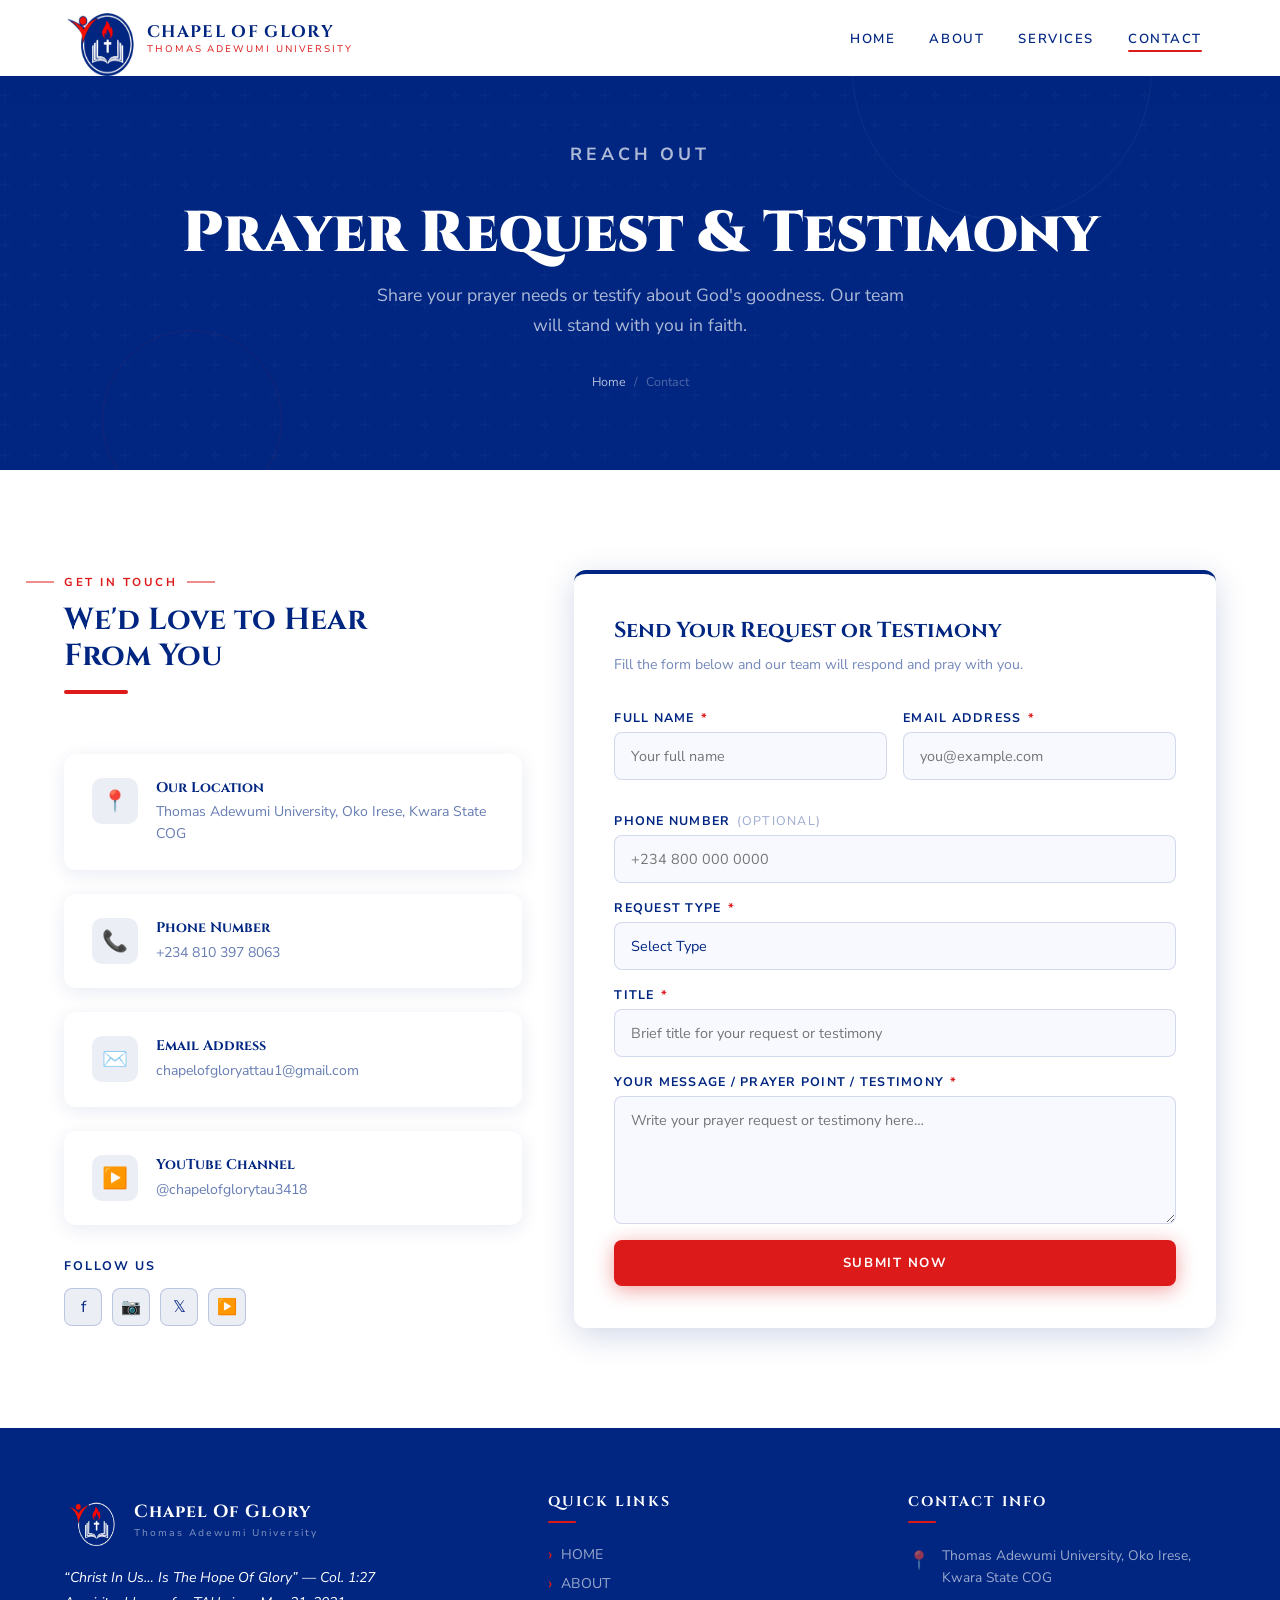
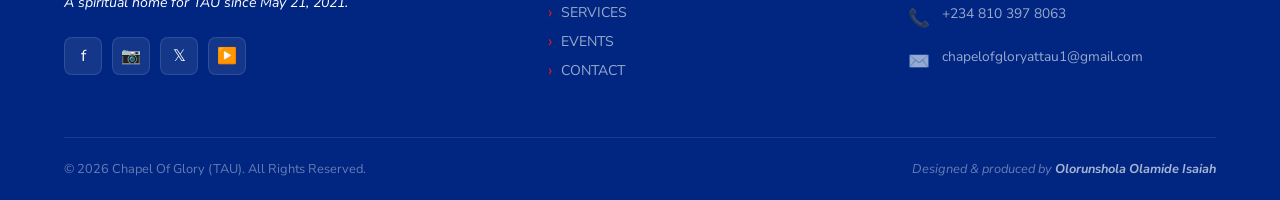
<file: contact.html>
<!DOCTYPE html>
<html lang="en">
<head>
  <meta charset="UTF-8" />
  <meta name="viewport" content="width=device-width, initial-scale=1.0" />
  <title>Contact — Chapel Of Glory</title>
  <link rel="stylesheet" href="style.css" />
  <link rel="icon" href="Image/IMG_3424.png" type="image/png" />
</head>
<body>

  <!-- NAVBAR -->
  <nav class="navbar">
    <div class="nav-brand">
      <img src="Image/IMG_3424.png" alt="Chapel Of Glory Logo" class="nav-logo" />
      <div class="nav-title">Chapel Of Glory<span>Thomas Adewumi University</span></div>
    </div>
    <ul class="nav-links">
      <li><a href="index.html">Home</a></li>
      <li><a href="about.html">About</a></li>
      <li><a href="services.html">Services</a></li>
      <!-- <li><a href="events.html">Events</a></li> -->
      <li><a href="contact.html">Contact</a></li>
    </ul>
    <button class="hamburger" aria-label="Toggle mobile menu">
      <span></span><span></span><span></span>
    </button>
  </nav>
  <nav class="mobile-nav">
    <a href="index.html">Home</a>
    <a href="about.html">About</a>
    <a href="services.html">Services</a>
    <!-- <a href="events.html">Events</a> -->
    <a href="contact.html">Contact</a>
  </nav>

  <!-- PAGE HERO -->
  <header class="page-hero">
    <div class="page-hero-ring page-hero-ring-1" aria-hidden="true"></div>
    <div class="page-hero-ring page-hero-ring-2" aria-hidden="true"></div>
    <div class="page-hero-content">
      <p class="page-hero-tag">Reach Out</p>
      <h1>Prayer Request &amp; Testimony</h1>
      <p>Share your prayer needs or testify about God's goodness. Our team will stand with you in faith.</p>
      <nav class="breadcrumb" aria-label="Breadcrumb">
        <a href="index.html">Home</a>
        <span>/</span>
        <span aria-current="page">Contact</span>
      </nav>
    </div>
  </header>

  <!-- CONTACT BODY -->
  <section class="section">
    <div class="contact-grid">
      <!-- Info Panel -->
      <div class="contact-info-panel reveal reveal-left">
        <div class="section-head" style="text-align:left;margin-bottom:36px;">
          <p class="section-eyebrow" style="text-align:left;">Get In Touch</p>
          <h2 class="section-title" style="font-size:1.9rem;">We'd Love to Hear<br>From You</h2>
          <div class="section-divider" style="margin:16px 0 0 0;"></div>
        </div>

        <div class="contact-info-card">
          <div class="contact-icon">📍</div>
          <div>
            <h4>Our Location</h4>
            <p>Thomas Adewumi University, Oko Irese, Kwara State COG</p>
          </div>
        </div>
        <div class="contact-info-card">
          <div class="contact-icon">📞</div>
          <div>
            <h4>Phone Number</h4>
            <a href="tel:+2348103978063">+234 810 397 8063</a>
          </div>
        </div>
        <div class="contact-info-card">
          <div class="contact-icon">✉️</div>
          <div>
            <h4>Email Address</h4>
            <a href="mailto:chapelofgloryattau1@gmail.com">chapelofgloryattau1@gmail.com</a>
          </div>
        </div>
        <div class="contact-info-card">
          <div class="contact-icon">▶️</div>
          <div>
            <h4>YouTube Channel</h4>
            <a href="https://www.youtube.com/@chapelofglorytau3418" target="_blank" rel="noopener">
              @chapelofglorytau3418
            </a>
          </div>
        </div>

        <!-- Socials -->
        <div style="margin-top:8px;">
          <p style="font-size:0.78rem;font-weight:700;letter-spacing:0.15em;text-transform:uppercase;
                    color:var(--navy);margin-bottom:14px;">Follow Us</p>
          <div style="display:flex;gap:10px;">
            <a href="#" class="social-btn" style="background:rgba(0,38,129,0.08);border-color:rgba(0,38,129,0.2);color:var(--navy);"
               aria-label="Facebook">f</a>
            <a href="#" class="social-btn" style="background:rgba(0,38,129,0.08);border-color:rgba(0,38,129,0.2);color:var(--navy);"
               aria-label="Instagram">📷</a>
            <a href="#" class="social-btn" style="background:rgba(0,38,129,0.08);border-color:rgba(0,38,129,0.2);color:var(--navy);"
               aria-label="Twitter / X">𝕏</a>
            <a href="https://www.youtube.com/@chapelofglorytau3418" target="_blank" rel="noopener"
               class="social-btn" style="background:rgba(0,38,129,0.08);border-color:rgba(0,38,129,0.2);color:var(--navy);"
               aria-label="YouTube">▶️</a>
          </div>
        </div>
      </div>

      <!-- Form Panel -->
      <div class="contact-form-panel reveal reveal-right" style="transition-delay:.1s;">
        <h3>Send Your Request or Testimony</h3>
        <p>Fill the form below and our team will respond and pray with you.</p>

        <!--
          FORMSPREE SETUP — 3 simple steps:
          1. Go to https://formspree.io and sign up free
          2. Create a new form → set the email to: chapelofgloryattau1@gmail.com
          3. Copy your form ID (looks like: xkgwabcd) and replace YOUR_FORM_ID below
        -->
        <form id="contact-form"
              action="https://api.web3forms.com/submit"
              method="POST"
              novalidate>

          <!-- Formspree: route reply-to to the sender's email -->
          <input type="hidden" name="_replyto" id="replyto-field" />
          <input type="hidden" name="access_key" value="f9299925-9472-4447-b518-a2f68b7d5e97" />
          <input type="hidden" name="subject" value="New Prayer Request / Testimony — Chapel Of Glory" />

          <div class="form-row">
            <div class="form-group">
              <label for="fullname">Full Name <span>*</span></label>
              <input type="text" id="fullname" name="name" class="form-control"
                     placeholder="Your full name" required />
            </div>
            <div class="form-group">
              <label for="email">Email Address <span>*</span></label>
              <input type="email" id="email" name="email" class="form-control"
                     placeholder="you@example.com" required
                     oninput="document.getElementById('replyto-field').value=this.value" />
            </div>
          </div>

          <div class="form-group">
            <label for="phone">Phone Number <span style="color:rgba(0,38,129,0.4);font-weight:400;">(optional)</span></label>
            <input type="tel" id="phone" name="phone" class="form-control"
                   placeholder="+234 800 000 0000" />
          </div>

          <div class="form-group">
            <label for="request-type">Request Type <span>*</span></label>
            <select id="request-type" name="request_type" class="form-control" required>
              <option value="" disabled selected>Select Type</option>
              <option value="Prayer Request">Prayer Request</option>
              <option value="Testimony">Testimony</option>
            </select>
          </div>

          <div class="form-group">
            <label for="title">Title <span>*</span></label>
            <input type="text" id="title" name="title" class="form-control"
                   placeholder="Brief title for your request or testimony" required />
          </div>

          <div class="form-group">
            <label for="message">Your Message / Prayer Point / Testimony <span>*</span></label>
            <textarea id="message" name="message" class="form-control" rows="5"
                      placeholder="Write your prayer request or testimony here…" required></textarea>
          </div>

          <!-- Formspree honeypot spam filter -->
          <input type="text" name="_gotcha" style="display:none" />

          <button type="submit" id="submit-btn" class="btn btn-primary"
                  style="width:100%;justify-content:center;">
            Submit Now
          </button>

          <p id="form-feedback" style="display:none;margin-top:16px;text-align:center;
             font-size:0.88rem;font-weight:600;padding:14px;border-radius:8px;"></p>
        </form>
      </div>
    </div>
  </section>

  <!-- FOOTER -->
  <footer>
    <div class="footer-grid">
      <div class="footer-brand">
        <div class="footer-logo-row">
          <img src="Image/IMG_3424.png" alt="Chapel Of Glory Logo" class="footer-logo" />
          <div class="footer-brand-name">Chapel Of Glory<small>Thomas Adewumi University</small></div>
        </div>
        <p class="footer-tagline">&ldquo;Christ In Us&hellip; Is The Hope Of Glory&rdquo; — Col. 1:27<br>
          A spiritual home for TAU since May 21, 2021.</p>
        <div class="footer-socials">
          <a href="#" class="social-btn" aria-label="Facebook">f</a>
          <a href="#" class="social-btn" aria-label="Instagram">📷</a>
          <a href="#" class="social-btn" aria-label="X">𝕏</a>
          <a href="https://www.youtube.com/@chapelofglorytau3418" target="_blank" rel="noopener"
             class="social-btn" aria-label="YouTube">▶️</a>
        </div>
      </div>
      <div class="footer-col">
        <h4>Quick Links</h4>
        <div class="footer-links">
          <a href="index.html">HOME</a>
          <a href="about.html">ABOUT</a>
          <a href="services.html">SERVICES</a>
          <a href="events.html">EVENTS</a>
          <a href="contact.html">CONTACT</a>
        </div>
      </div>
      <div class="footer-col">
        <h4>Contact Info</h4>
        <div class="footer-contact-item"><span class="icon">📍</span>
          <span>Thomas Adewumi University, Oko Irese, Kwara State COG</span></div>
        <div class="footer-contact-item"><span class="icon">📞</span>
          <span><a href="tel:+2348103978063">+234 810 397 8063</a></span></div>
        <div class="footer-contact-item"><span class="icon">✉️</span>
          <span><a href="mailto:chapelofgloryattau1@gmail.com">chapelofgloryattau1@gmail.com</a></span></div>
      </div>
    </div>
    <div class="footer-bottom">
      <span>&copy; 2026 Chapel Of Glory (TAU). All Rights Reserved.</span>
      <span class="footer-credit">Designed &amp; produced by <strong>Olorunshola Olamide Isaiah</strong></span>
    </div>
  </footer>

  <script src="main.js"></script>
  <script>
    const form = document.getElementById('contact-form');
    const btn  = document.getElementById('submit-btn');
    const fb   = document.getElementById('form-feedback');

    form.addEventListener('submit', async function(e) {
      e.preventDefault();

      // Basic validation
      if (!form.checkValidity()) {
        form.reportValidity();
        return;
      }

      // Loading state
      btn.disabled = true;
      btn.textContent = 'Sending…';

      try {
        const data = new FormData(form);
        const res  = await fetch(form.action, {
          method: 'POST',
          body: data,
          headers: { 'Accept': 'application/json' }
        });

        if (res.ok) {
          fb.textContent = '🙏 Thank you! Your request has been received. We will stand with you in prayer.';
          fb.style.background = 'rgba(0,38,129,0.07)';
          fb.style.color = 'var(--navy)';
          fb.style.display = 'block';
          form.reset();
        } else {
          const json = await res.json();
          throw new Error(json.error || 'Submission failed');
        }
      } catch (err) {
        fb.textContent = '⚠️ Sorry, something went wrong. Please email us directly at chapelofgloryattau1@gmail.com';
        fb.style.background = 'rgba(221,26,26,0.07)';
        fb.style.color = 'var(--red)';
        fb.style.display = 'block';
      } finally {
        btn.disabled = false;
        btn.textContent = 'Submit Now';
        setTimeout(() => { fb.style.display = 'none'; }, 8000);
      }
    });
  </script>
</body>
</html>
</file>
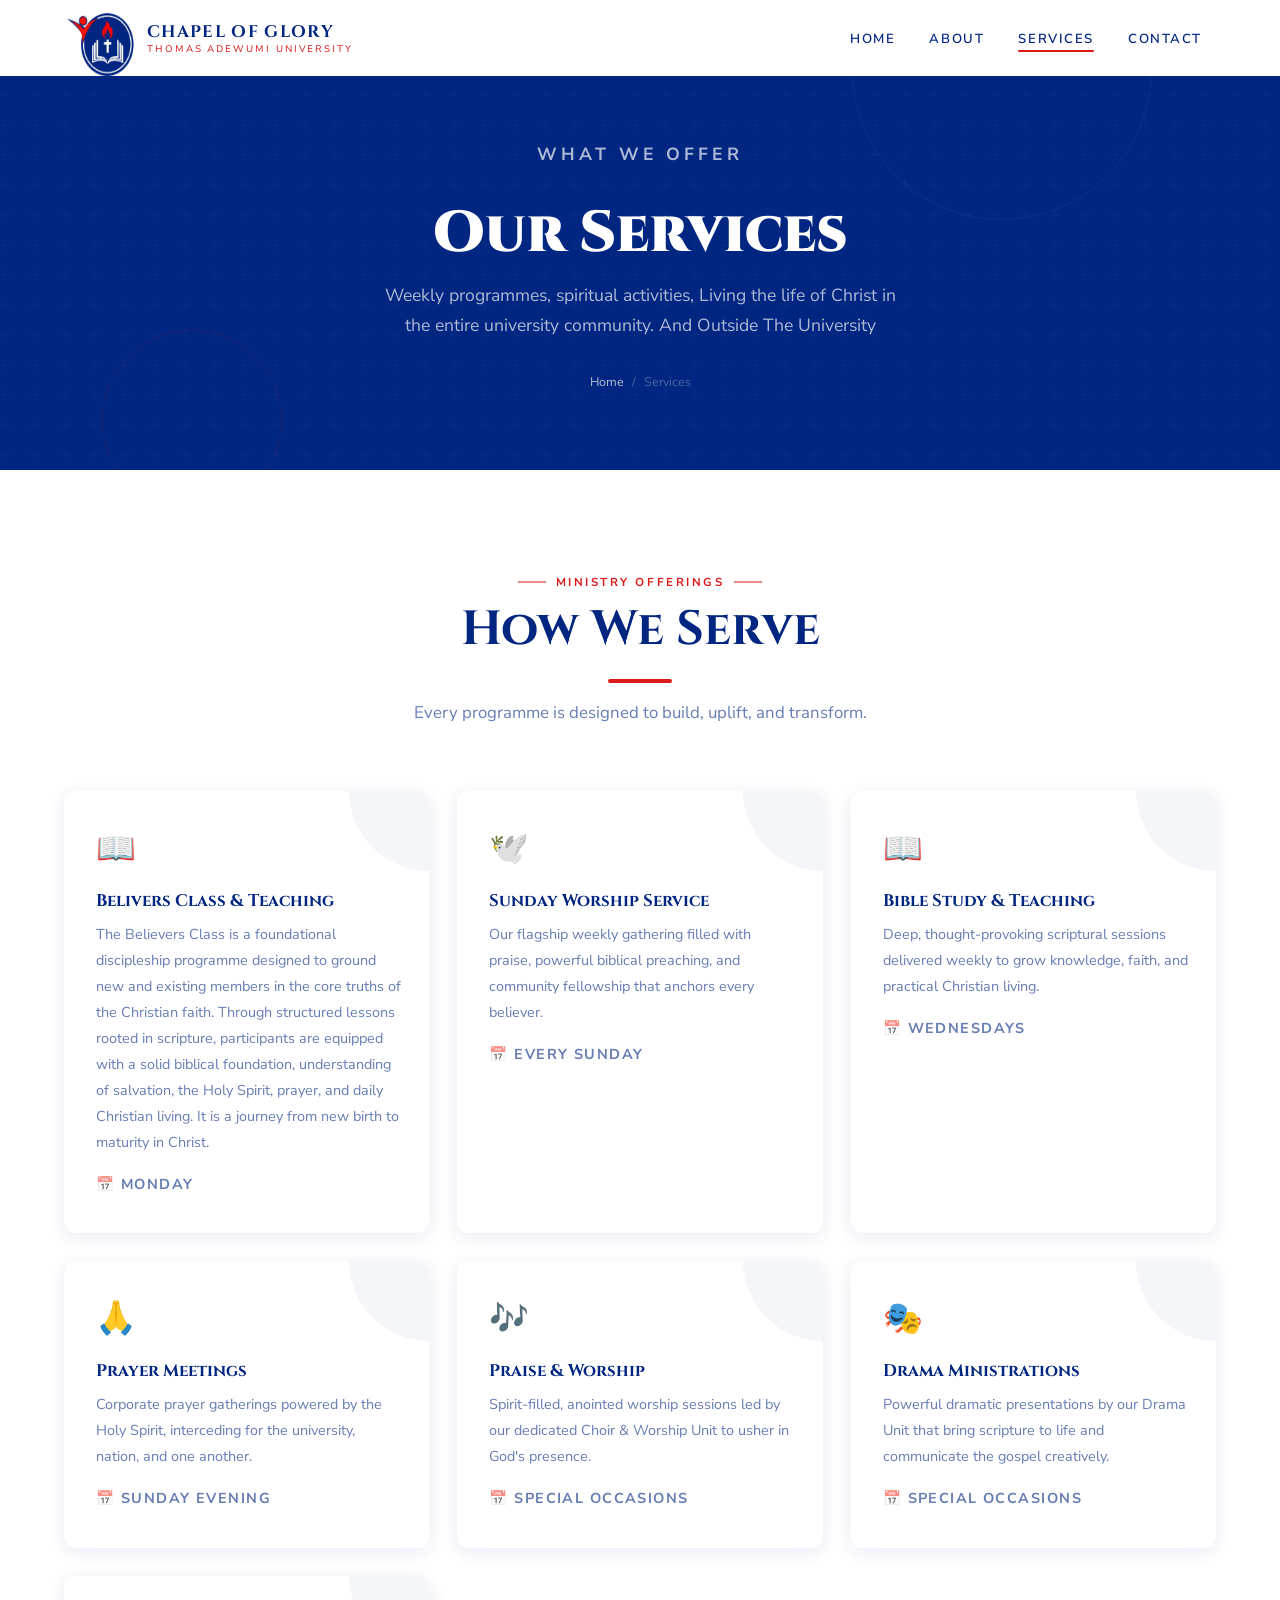
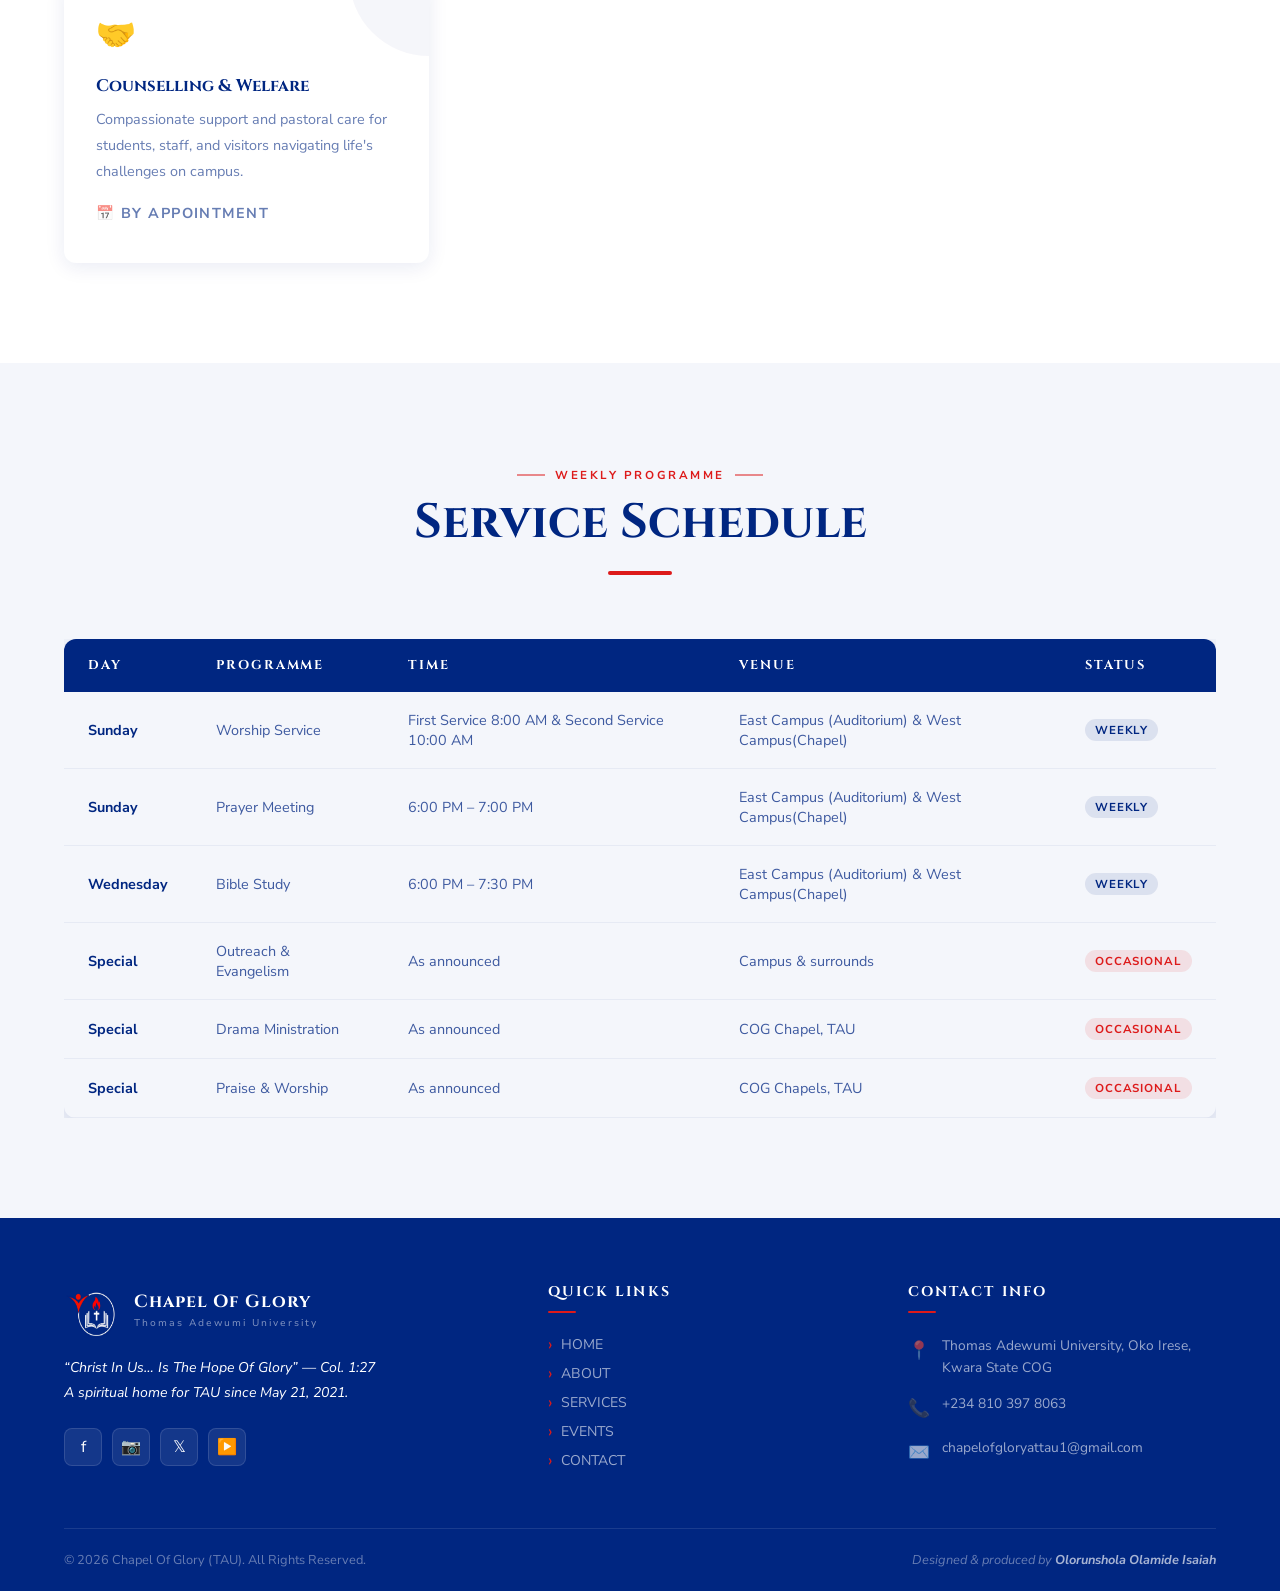
<file: services.html>
<!DOCTYPE html>
<html lang="en">
<head>
  <meta charset="UTF-8" />
  <meta name="viewport" content="width=device-width, initial-scale=1.0" />
  <title>Services — Chapel Of Glory</title>
  <link rel="stylesheet" href="style.css" />
  <link rel="icon" href="Image/IMG_3424.png" type="image/png" />
</head>
<body>

  <!-- NAVBAR -->
  <nav class="navbar">
    <div class="nav-brand">
      <img src="Image/IMG_3424.png" alt="Chapel Of Glory Logo" class="nav-logo" />
      <div class="nav-title">Chapel Of Glory<span>Thomas Adewumi University</span></div>
    </div>
    <ul class="nav-links">
      <li><a href="index.html">Home</a></li>
      <li><a href="about.html">About</a></li>
      <li><a href="services.html">Services</a></li>
      <!-- <li><a href="events.html">Events</a></li> -->
      <li><a href="contact.html">Contact</a></li>
    </ul>
    <button class="hamburger" aria-label="Toggle mobile menu">
      <span></span><span></span><span></span>
    </button>
  </nav>
  <nav class="mobile-nav">
    <a href="index.html">Home</a>
    <a href="about.html">About</a>
    <a href="services.html">Services</a>
    <!-- <a href="events.html">Events</a> -->
    <a href="contact.html">Contact</a>
  </nav>

  <!-- PAGE HERO -->
  <header class="page-hero">
    <div class="page-hero-ring page-hero-ring-1" aria-hidden="true"></div>
    <div class="page-hero-ring page-hero-ring-2" aria-hidden="true"></div>
    <div class="page-hero-content">
      <p class="page-hero-tag">What We Offer</p>
      <h1>Our Services</h1>
      <p>Weekly programmes, spiritual activities, Living the life of Christ in the entire university community. And Outside The University</p>
      <nav class="breadcrumb" aria-label="Breadcrumb">
        <a href="index.html">Home</a>
        <span>/</span>
        <span aria-current="page">Services</span>
      </nav>
    </div>
  </header>

  <!-- SERVICES CARDS -->
  <section class="section">
    <div class="section-head reveal">
      <p class="section-eyebrow">Ministry Offerings</p>
      <h2 class="section-title">How We Serve</h2>
      <div class="section-divider"></div>
      <p class="section-subtitle">Every programme is designed to build, uplift, and transform.</p>
    </div>
    <div class="services-grid">
      <div class="service-card reveal reveal-delay-1">
        <span class="service-icon">📖</span>
        <h3>Belivers Class &amp; Teaching</h3>
        <p> The Believers Class is a foundational discipleship programme designed to ground 
    new and existing members in the core truths of the Christian faith. Through 
    structured lessons rooted in scripture, participants are equipped with a solid 
    biblical foundation, understanding of salvation, the Holy Spirit, prayer, 
    and daily Christian living. It is a journey from new birth to maturity in Christ.</p>
        <p class="service-meta">📅 Monday</p>
      </div>
      <div class="service-card reveal reveal-delay-2">
        <span class="service-icon">🕊️</span>
        <h3>Sunday Worship Service</h3>
        <p>Our flagship weekly gathering filled with praise, powerful biblical preaching, and community fellowship that anchors every believer.</p>
        <p class="service-meta">📅 Every Sunday</p>
      </div>
      <div class="service-card reveal reveal-delay-3">
        <span class="service-icon">📖</span>
        <h3>Bible Study &amp; Teaching</h3>
        <p>Deep, thought-provoking scriptural sessions delivered weekly to grow knowledge, faith, and practical Christian living.</p>
        <p class="service-meta">📅 Wednesdays</p>
      </div>
      <div class="service-card reveal reveal-delay-4">
        <span class="service-icon">🙏</span>
        <h3>Prayer Meetings</h3>
        <p>Corporate prayer gatherings powered by the Holy Spirit, interceding for the university, nation, and one another.</p>
        <p class="service-meta">📅 Sunday Evening </p>
      </div>
      <div class="service-card reveal reveal-delay-1">
        <span class="service-icon">🎶</span>
        <h3>Praise &amp; Worship</h3>
        <p>Spirit-filled, anointed worship sessions led by our dedicated Choir &amp; Worship Unit to usher in God's presence.</p>
        <p class="service-meta">📅 Special occasions</p>
      </div>
      <div class="service-card reveal reveal-delay-2">
        <span class="service-icon">🎭</span>
        <h3>Drama Ministrations</h3>
        <p>Powerful dramatic presentations by our Drama Unit that bring scripture to life and communicate the gospel creatively.</p>
        <p class="service-meta">📅 Special occasions</p>
      </div>
      <div class="service-card reveal reveal-delay-3">
        <span class="service-icon">🤝</span>
        <h3>Counselling &amp; Welfare</h3>
        <p>Compassionate support and pastoral care for students, staff, and visitors navigating life's challenges on campus.</p>
        <p class="service-meta">📅 By appointment</p>
      </div>
    </div>
  </section>

  <!-- SCHEDULE TABLE -->
  <section class="section section-alt">
    <div class="section-head reveal">
      <p class="section-eyebrow">Weekly Programme</p>
      <h2 class="section-title">Service Schedule</h2>
      <div class="section-divider"></div>
    </div>
    <div class="reveal" style="overflow-x:auto;">
      <table class="schedule-table">
        <thead>
          <tr>
            <th>Day</th>
            <th>Programme</th>
            <th>Time</th>
            <th>Venue</th>
            <th>Status</th>
          </tr>
        </thead>
        <tbody>
          <tr>
            <td>Sunday</td>
            <td>Worship Service</td>
            <td>First Service 8:00 AM & Second Service 10:00 AM</td>
            <td>East Campus (Auditorium) & West Campus(Chapel)</td>
            <td><span class="badge badge-navy">Weekly</span></td>
          </tr>
          <tr>
            <td>Sunday</td>
            <td>Prayer Meeting</td>
            <td>6:00 PM – 7:00 PM</td>
            <td>East Campus (Auditorium) & West Campus(Chapel)</td>
            <td><span class="badge badge-navy">Weekly</span></td>
          </tr>
          <tr>
            <td>Wednesday</td>
            <td>Bible Study</td>
            <td>6:00 PM – 7:30 PM</td>
            <td>East Campus (Auditorium) & West Campus(Chapel)</td>
            <td><span class="badge badge-navy">Weekly</span></td>
          </tr>
          <tr>
            <td>Special</td>
            <td>Outreach &amp; Evangelism</td>
            <td>As announced</td>
            <td>Campus &amp; surrounds</td>
            <td><span class="badge badge-red">Occasional</span></td>
          </tr>
          <tr>
            <td>Special</td>
            <td>Drama Ministration</td>
            <td>As announced</td>
            <td>COG Chapel, TAU</td>
            <td><span class="badge badge-red">Occasional</span></td>
          </tr>
          <tr>
            <td>Special</td>
            <td>Praise &amp; Worship</td>
            <td>As announced</td>
            <td>COG Chapels, TAU</td>
            <td><span class="badge badge-red">Occasional</span></td>
          </tr>
        </tbody>
      </table>
    </div>
  </section>

  <!-- FOOTER -->
  <footer>
    <div class="footer-grid">
      <div class="footer-brand">
        <div class="footer-logo-row">
          <img src="Image/IMG_3424.png" alt="Chapel Of Glory Logo" class="footer-logo" />
          <div class="footer-brand-name">Chapel Of Glory<small>Thomas Adewumi University</small></div>
        </div>
        <p class="footer-tagline">&ldquo;Christ In Us&hellip; Is The Hope Of Glory&rdquo; — Col. 1:27<br>
          A spiritual home for TAU since May 21, 2021.</p>
        <div class="footer-socials">
          <a href="#" class="social-btn" aria-label="Facebook">f</a>
          <a href="#" class="social-btn" aria-label="Instagram">📷</a>
          <a href="#" class="social-btn" aria-label="X">𝕏</a>
          <a href="https://www.youtube.com/@chapelofglorytau3418" target="_blank" rel="noopener"
             class="social-btn" aria-label="YouTube">▶️</a>
        </div>
      </div>
      <div class="footer-col">
        <h4>Quick Links</h4>
        <div class="footer-links">
          <a href="index.html">HOME</a>
          <a href="about.html">ABOUT</a>
          <a href="services.html">SERVICES</a>
          <a href="events.html">EVENTS</a>
          <a href="contact.html">CONTACT</a>
        </div>
      </div>
      <div class="footer-col">
        <h4>Contact Info</h4>
        <div class="footer-contact-item"><span class="icon">📍</span>
          <span>Thomas Adewumi University, Oko Irese, Kwara State COG</span></div>
        <div class="footer-contact-item"><span class="icon">📞</span>
          <span><a href="tel:+2348103978063">+234 810 397 8063</a></span></div>
        <div class="footer-contact-item"><span class="icon">✉️</span>
          <span><a href="mailto:chapelofgloryattau1@gmail.com">chapelofgloryattau1@gmail.com</a></span></div>
      </div>
    </div>
    <div class="footer-bottom">
      <span>&copy; 2026 Chapel Of Glory (TAU). All Rights Reserved.</span>
      <span class="footer-credit">Designed &amp; produced by <strong>Olorunshola Olamide Isaiah</strong></span>
    </div>
  </footer>

  <script src="main.js"></script>
</body>
</html>
</file>
<file: style.css>
/* ============================================================
   CHAPEL OF GLORY — Global Stylesheet
   Designer: Olorunshola Olamide Isaiah
   ============================================================ */

@import url('https://fonts.googleapis.com/css2?family=Cinzel:wght@400;600;700;900&family=Nunito+Sans:ital,wght@0,300;0,400;0,600;0,700;1,400&display=swap');

:root {
  --Logo-color: #002681;
  --logo-color-2: #dd1a1a;
  --Logo-color-3: #fff;

  /* Derived utility tokens — still only the 3 palette colors */
  --navy: var(--Logo-color);
  --red: var(--logo-color-2);
  --white: var(--Logo-color-3);

  --nav-h: 76px;
  --radius: 12px;
  --transition: 0.35s cubic-bezier(.4,0,.2,1);
  --shadow: 0 8px 32px rgba(0,38,129,0.18);
  --shadow-lift: 0 20px 50px rgba(0,38,129,0.28);
}

/* ── Reset ── */
*, *::before, *::after { box-sizing: border-box; margin: 0; padding: 0; }
html { scroll-behavior: smooth; font-size: 16px; }
body {
  font-family: 'Nunito Sans', sans-serif;
  background: var(--white);
  color: var(--navy);
  overflow-x: hidden;
  scrollbar-color: var(--Logo-color);
}
::-webkit-scrollbar { width: 6px; }
::-webkit-scrollbar-track { background: var(--white); }
::-webkit-scrollbar-thumb { background: var(--Logo-color); border-radius: 10px; }

img { max-width: 100%; display: block; }
a { text-decoration: none; color: inherit; }
ul { list-style: none; }
button, input, select, textarea { font-family: inherit; }

/* ── Fade-in on load ── */
body { opacity: 0; animation: bodyFadeIn .6s ease .1s forwards; }
@keyframes bodyFadeIn { to { opacity: 1; } }

/* ============================================================
   NAVBAR
   ============================================================ */
.navbar {
  position: fixed; top: 0; left: 0; width: 100%; z-index: 1000;
  height: var(--nav-h);
  display: flex; align-items: center;
  background: var(--Logo-color-3);
  backdrop-filter: blur(14px);
  -webkit-backdrop-filter: blur(14px);
  box-shadow: 0 2px 24px rgba(0,38,129,0.3);
  padding: 0 5%;
  transition: background var(--transition), box-shadow var(--transition);
}
.navbar.scrolled {
  background: transparent;
  box-shadow: none;
}


.nav-brand {
  display: flex; align-items: center; gap: 8px;
  flex-shrink: 0;
}
.nav-logo {
  width: 75px;
  height: 75px;
  top: 50%;
  left: 70%;
  overflow: hidden;
  animation: flip 2s ease-in-out infinite;
  transform-style: preserve-3d;
}

@keyframes flip {
  0% {
    transform: perspective(800px) rotateY(0deg);
  }
  50% {
    transform: perspective(800px) rotateY(180deg);
  }
}
.nav-title {
  font-family: 'Cinzel', serif;
  font-weight: 700;
  font-size: 1.05rem;
  color: var(--Logo-color);
  letter-spacing: 0.08em;
  line-height: 1.2;
  text-transform: uppercase;
  margin-top: 0;
}
.nav-title span {
  display: block;
  font-size: 0.6rem;
  letter-spacing: 0.2em;
  color: var(--logo-color-2);
  font-weight: 400;
  font-family: 'Nunito Sans', sans-serif;
  margin-top: 1px;
}

.nav-links {
  display: flex; align-items: center; gap: 6px;
  margin-left: auto;
}
.nav-links a {
  position: relative;
  color: var(--Logo-color);
  font-weight: 600;
  font-size: 0.82rem;
  letter-spacing: 0.12em;
  text-transform: uppercase;
  padding: 8px 14px;
  border-radius: 6px;
  transition: color var(--transition), background var(--transition);
  overflow: hidden;
}
.nav-links a::after {
  content: '';
  position: absolute;
  bottom: 4px; left: 14px; right: 14px;
  height: 2px;
  background: var(--red);
  border-radius: 2px;
  transform: scaleX(0);
  transform-origin: left;
  transition: transform var(--transition);
}
.nav-links a:hover::after,
.nav-links a.active::after { transform: scaleX(1); }
.nav-links a:hover,
.nav-links a.active { color: var(--Logo-color); }

/* Hamburger */
.hamburger {
  display: none;
  flex-direction: column; justify-content: center; align-items: center;
  gap: 5px;
  width: 44px; height: 44px;
  background: var(--white);
  border: none; border-radius: 8px; cursor: pointer;
  margin-left: auto;
  transition: background var(--transition);
}
.hamburger:hover { background: rgba(255,255,255,0.85); }
.hamburger span {
  display: block; width: 24px; height: 2px;
  background: var(--Logo-color);
  border-radius: 2px;
  transition: transform 0.35s ease, opacity 0.35s ease;
}
.hamburger.open span:nth-child(1) { transform: translateY(7px) rotate(45deg); }
.hamburger.open span:nth-child(2) { opacity: 0; transform: scaleX(0); }
.hamburger.open span:nth-child(3) { transform: translateY(-7px) rotate(-45deg); }

/* Mobile nav overlay */
.mobile-nav {
  position: fixed; inset: var(--nav-h) 0 0 0; z-index: 999;
  background: var(--Logo-color-3);
  display: flex; flex-direction: column; align-items: center; justify-content: center;
  gap: 4px;
  opacity: 0; pointer-events: none;
  transform: translateY(-12px);
  transition: opacity .35s ease, transform .35s ease;
}
.mobile-nav.open {
  opacity: 1; pointer-events: all; transform: translateY(0);
}
.mobile-nav a {
  color: var(--Logo-color);
  font-family: 'Cinzel', serif;
  font-size: 1.5rem;
  letter-spacing: 0.12em;
  font-weight: 700;
  padding: 14px 40px;
  border-radius: 10px;
  width: 80%; text-align: center;
  position: relative;
  transition: background var(--transition);
}
.mobile-nav a::before {
  content: '';
  position: absolute; left: 0; top: 50%;
  transform: translateY(-50%) scaleY(0);
  width: 4px; height: 60%; background: var(--red);
  border-radius: 0 4px 4px 0;
  transition: transform var(--transition);
}
.mobile-nav a:hover { background: rgba(255,255,255,0.07); }
.mobile-nav a:hover::before { transform: translateY(-50%) scaleY(1); }

/* ============================================================
   HERO
   ============================================================ */
.hero {
  min-height: 100vh;
  position: relative;
  display: flex; align-items: center; justify-content: center;
  overflow: hidden;
  background: var(--navy);
}
.hero-video {
  position: absolute; inset: 0;
  width: 100%; height: 100%;
  object-fit: cover;
  opacity: 1;        /* full video — no blue tint */
  z-index: 0;
}
.hero-overlay {
  position: absolute; inset: 0;
  /* Dark-only overlay so the video shows naturally */
  background: linear-gradient(
    to bottom,
    rgba(0,0,0,0.45) 0%,
    rgba(0,0,0,0.35) 50%,
    rgba(0,0,0,0.60) 100%
  );
  z-index: 1;
}
/* geometric accent rings */
.hero-ring {
  position: absolute; z-index: 2;
  border-radius: 50%;
  border: 1px solid rgba(255,255,255,0.06);
  animation: ringPulse 6s ease-in-out infinite;
}
.hero-ring-1 { width: 420px; height: 420px; top: -100px; right: -100px; animation-delay: 0s; }
.hero-ring-2 { width: 280px; height: 280px; top: 40px; right: 60px; animation-delay: 1.5s; border-color: rgba(221,26,26,0.12); }
.hero-ring-3 { width: 600px; height: 600px; bottom: -200px; left: -200px; animation-delay: 3s; }
@keyframes ringPulse { 0%,100%{transform:scale(1);opacity:.6} 50%{transform:scale(1.05);opacity:1} }

.hero-content {
  position: relative; z-index: 3;
  text-align: center;
  max-width: 820px;
  padding: 0 24px;
}
.hero-tag {
  display: inline-flex; align-items: center; gap: 8px;
  background: rgba(221,26,26,0.15);
  border: 1px solid rgba(221,26,26,0.4);
  color: var(--white);
  font-size: 0.72rem;
  font-weight: 700;
  letter-spacing: 0.22em;
  text-transform: uppercase;
  padding: 6px 18px;
  border-radius: 100px;
  margin-bottom: 28px;
  opacity: 0;
  animation: slideDown .7s ease .4s forwards;
}
.hero-tag::before {
  content: '';
  width: 6px; height: 6px;
  background: var(--red);
  border-radius: 50%;
  animation: blink 1.5s ease infinite;
}
@keyframes blink { 0%,100%{opacity:1} 50%{opacity:.3} }

.hero-title {
  font-family: 'Cinzel', serif;
  font-size: clamp(2.4rem, 6vw, 4.6rem);
  font-weight: 900;
  color: var(--white);
  line-height: 1.1;
  letter-spacing: 0.02em;
  margin-bottom: 20px;
  opacity: 0;
  animation: slideUp .8s ease .6s forwards;
}
.hero-title em {
  font-style: normal;
  color: var(--red);
  position: relative;
}
.hero-title em::after {
  content: '';
  position: absolute;
  bottom: -4px; left: 0; right: 0;
  height: 3px;
  background: var(--red);
  border-radius: 2px;
  transform-origin: left;
  transform: scaleX(0);
  animation: underlineGrow .8s ease 1.2s forwards;
}
@keyframes underlineGrow { to { transform: scaleX(1); } }

.hero-verse {
  font-size: clamp(0.9rem, 2vw, 1.15rem);
  color: rgba(255,255,255,0.75);
  font-style: italic;
  letter-spacing: 0.04em;
  margin-bottom: 44px;
  opacity: 0;
  animation: slideUp .8s ease .9s forwards;
}
.hero-actions {
  display: flex; align-items: center; justify-content: center; gap: 16px;
  flex-wrap: wrap;
  opacity: 0;
  animation: slideUp .8s ease 1.1s forwards;
}

@keyframes slideUp { from{opacity:0;transform:translateY(28px)} to{opacity:1;transform:translateY(0)} }
@keyframes slideDown { from{opacity:0;transform:translateY(-20px)} to{opacity:1;transform:translateY(0)} }

/* ── Scroll indicator ── */
.hero-scroll {
  position: absolute; bottom: 32px; left: 50%;
  transform: translateX(-50%);
  z-index: 3;
  display: flex; flex-direction: column; align-items: center; gap: 8px;
  color: rgba(255,255,255,0.5);
  font-size: 0.65rem; letter-spacing: 0.2em; text-transform: uppercase;
  animation: scrollBounce 2s ease infinite;
}
.hero-scroll::before {
  content: '';
  width: 1px; height: 40px;
  background: linear-gradient(to bottom, transparent, rgba(255,255,255,0.5));
}
@keyframes scrollBounce { 0%,100%{transform:translateX(-50%) translateY(0)} 50%{transform:translateX(-50%) translateY(8px)} }

/* ============================================================
   BUTTONS
   ============================================================ */
.btn {
  display: inline-flex; align-items: center; gap: 10px;
  padding: 14px 32px;
  border-radius: 8px;
  font-weight: 700;
  font-size: 0.82rem;
  letter-spacing: 0.12em;
  text-transform: uppercase;
  transition: transform var(--transition), box-shadow var(--transition), background var(--transition);
  cursor: pointer;
  border: none;
  position: relative; overflow: hidden;
}
.btn::after {
  content: '';
  position: absolute; inset: 0;
  background: rgba(255,255,255,0.12);
  opacity: 0;
  transition: opacity var(--transition);
}
.btn:hover::after { opacity: 1; }
.btn:hover { transform: translateY(-3px); box-shadow: var(--shadow-lift); }
.btn:active { transform: translateY(-1px); }

.btn-primary {
  background: var(--red);
  color: var(--white);
  box-shadow: 0 4px 20px rgba(221,26,26,0.4);
}
.btn-primary:hover { box-shadow: 0 8px 32px rgba(221,26,26,0.55); }

.btn-outline {
  background: transparent;
  color: var(--white);
  border: 2px solid rgba(255,255,255,0.5);
}
.btn-outline:hover { border-color: var(--white); }

.btn-navy {
  background: var(--navy);
  color: var(--white);
  box-shadow: 0 4px 20px rgba(0,38,129,0.35);
}
.btn-red {
  background: var(--red);
  color: var(--white);
  box-shadow: 0 4px 20px rgba(221,26,26,0.3);
}

/* ============================================================
   SECTION COMMON
   ============================================================ */
.section { padding: 100px 5%; }
.section-alt { background: #f4f6fb; }
.section-dark { background: var(--navy); color: var(--white); }

.section-head { text-align: center; margin-bottom: 64px; }
.section-eyebrow {
  display: inline-block;
  font-size: 0.72rem;
  font-weight: 700;
  letter-spacing: 0.22em;
  text-transform: uppercase;
  color: var(--red);
  margin-bottom: 12px;
  position: relative;
}
.section-eyebrow::before,
.section-eyebrow::after {
  content: '';
  position: absolute; top: 50%;
  width: 28px; height: 1px;
  background: var(--red);
  transform: translateY(-50%);
}
.section-eyebrow::before { right: calc(100% + 10px); }
.section-eyebrow::after  { left:  calc(100% + 10px); }

.section-title {
  font-family: 'Cinzel', serif;
  font-size: clamp(1.8rem, 4vw, 3rem);
  font-weight: 700;
  line-height: 1.18;
  color: var(--navy);
}
.section-dark .section-title { color: var(--white); }

.section-subtitle {
  margin-top: 16px;
  font-size: 1.05rem;
  color: rgba(0,38,129,0.6);
  max-width: 560px; margin-left: auto; margin-right: auto;
  line-height: 1.7;
}
.section-dark .section-subtitle { color: rgba(255,255,255,0.65); }

/* Divider */
.section-divider {
  width: 64px; height: 4px;
  background: var(--red);
  border-radius: 4px;
  margin: 20px auto 0;
}

/* ============================================================
   CARDS — universal
   ============================================================ */
.card {
  background: var(--white);
  border-radius: var(--radius);
  box-shadow: 0 4px 20px rgba(0,38,129,0.09);
  overflow: hidden;
  transition: transform var(--transition), box-shadow var(--transition);
  position: relative;
}
.card:hover { transform: translateY(-8px); box-shadow: var(--shadow-lift); }

.card-img-wrap { overflow: hidden; }
.card-img-wrap img {
  width: 100%; height: 220px; object-fit: cover;
  transition: transform .6s ease;
}
.card:hover .card-img-wrap img { transform: scale(1.07); }

.card-body { padding: 24px; }
.card-title {
  font-family: 'Cinzel', serif;
  font-size: 1.05rem;
  font-weight: 700;
  color: var(--navy);
  margin-bottom: 8px;
}
.card-text {
  font-size: 0.9rem;
  color: rgba(0,38,129,0.6);
  line-height: 1.7;
}

/* ============================================================
   GRIDS
   ============================================================ */
.grid-2 { display: grid; grid-template-columns: repeat(2, 1fr); gap: 32px; }
.grid-3 { display: grid; grid-template-columns: repeat(3, 1fr); gap: 28px; }
.grid-4 { display: grid; grid-template-columns: repeat(4, 1fr); gap: 24px; }

/* ============================================================
   OVERVIEW / MISSION (index)
   ============================================================ */
.overview-grid {
  display: grid;
  grid-template-columns: 1fr 1fr;
  gap: 60px;
  align-items: center;
}
.overview-text h2 {
  font-family: 'Cinzel', serif;
  font-size: clamp(1.6rem, 3vw, 2.4rem);
  color: var(--navy);
  font-weight: 700;
  margin-bottom: 20px;
  line-height: 1.2;
}
.overview-text p {
  font-size: 0.95rem;
  color: rgba(0,38,129,0.68);
  line-height: 1.85;
  margin-bottom: 16px;
}
.overview-img-wrap {
  position: relative;
  border-radius: var(--radius);
  overflow: hidden;
  box-shadow: var(--shadow);
}
.overview-img-wrap img {
  width: 100%; height: 420px; object-fit: cover;
  transition: transform .6s ease;
}
.overview-img-wrap:hover img { transform: scale(1.04); }
.overview-img-wrap::after {
  content: '';
  position: absolute; bottom: 0; left: 0; right: 0;
  height: 120px;
  background: linear-gradient(to top, rgba(0,38,129,0.5), transparent);
}

/* ============================================================
   STATS BAR
   ============================================================ */
.stats-bar {
  background: var(--navy);
  padding: 48px 5%;
  display: grid;
  grid-template-columns: repeat(4, 1fr);
  gap: 16px;
}
.stat-item {
  text-align: center;
  padding: 20px;
  position: relative;
}
.stat-item:not(:last-child)::after {
  content: '';
  position: absolute; right: 0; top: 20%; height: 60%;
  width: 1px; background: rgba(255,255,255,0.15);
}
.stat-number {
  font-family: 'Cinzel', serif;
  font-size: 2.6rem;
  font-weight: 900;
  color: var(--white);
  line-height: 1;
  margin-bottom: 6px;
}
.stat-number span { color: var(--red); }
.stat-label {
  font-size: 0.75rem;
  letter-spacing: 0.18em;
  text-transform: uppercase;
  color: rgba(255,255,255,0.6);
  font-weight: 600;
}

/* ============================================================
   ABOUT PAGE
   ============================================================ */
.vision-grid {
  display: grid;
  grid-template-columns: 1fr 1fr 1fr;
  gap: 28px;
}
.vision-card {
  background: var(--white);
  border-radius: var(--radius);
  padding: 36px 28px;
  box-shadow: 0 4px 20px rgba(0,38,129,0.09);
  border-top: 4px solid var(--navy);
  transition: transform var(--transition), box-shadow var(--transition), border-color var(--transition);
}
.vision-card:hover {
  transform: translateY(-8px);
  box-shadow: var(--shadow-lift);
  border-color: var(--red);
}
.vision-icon {
  width: 52px; height: 52px;
  border-radius: 12px;
  background: rgba(0,38,129,0.08);
  display: flex; align-items: center; justify-content: center;
  font-size: 1.5rem;
  margin-bottom: 20px;
}
.vision-card h3 {
  font-family: 'Cinzel', serif;
  font-size: 1.05rem;
  font-weight: 700;
  color: var(--navy);
  margin-bottom: 12px;
}
.vision-card p {
  font-size: 0.9rem;
  color: rgba(0,38,129,0.6);
  line-height: 1.8;
}
.vision-card ul { padding-left: 0; }
.vision-card ul li {
  font-size: 0.9rem;
  color: rgba(0,38,129,0.6);
  line-height: 1.9;
  display: flex; align-items: center; gap: 10px;
}
.vision-card ul li::before {
  content: '';
  width: 6px; height: 6px;
  border-radius: 50%;
  background: var(--red);
  flex-shrink: 0;
}

/* Leadership */
.leadership-grid { display: grid; grid-template-columns: repeat(3, 1fr); gap: 28px; }
.leader-card {
  background: var(--white);
  border-radius: var(--radius);
  overflow: hidden;
  box-shadow: 0 4px 20px rgba(0,38,129,0.09);
  text-align: center;
  transition: transform var(--transition), box-shadow var(--transition);
}
.leader-card:hover { transform: translateY(-8px); box-shadow: var(--shadow-lift); }
.leader-img-wrap {
  position: relative;
  overflow: hidden;
}
.leader-img-wrap img {
  width: 100%; height: 280px; object-fit: cover;
  object-position: top center;
  transition: transform .6s ease;
}
.leader-card:hover .leader-img-wrap img { transform: scale(1.06); }
.leader-img-wrap::after {
  content: '';
  position: absolute; bottom: 0; left: 0; right: 0;
  height: 80px;
  background: linear-gradient(to top, rgba(0,38,129,0.45), transparent);
}
.leader-info { padding: 22px; }
.leader-name {
  font-family: 'Cinzel', serif;
  font-size: 1rem;
  font-weight: 700;
  color: var(--navy);
  margin-bottom: 4px;
}
.leader-role {
  font-size: 0.78rem;
  font-weight: 700;
  letter-spacing: 0.15em;
  text-transform: uppercase;
  color: var(--red);
}

/* Worker heads */
.worker-grid { display: grid; grid-template-columns: repeat(4, 1fr); gap: 22px; }
.worker-card {
  background: var(--white);
  border-radius: var(--radius);
  overflow: hidden;
  box-shadow: 0 4px 16px rgba(0,38,129,0.09);
  text-align: center;
  transition: transform var(--transition), box-shadow var(--transition);
}
.worker-card:hover { transform: translateY(-6px); box-shadow: var(--shadow-lift); }
.worker-img {
  width: 100%; height: 180px; object-fit: cover;
  object-position: top center;
  transition: transform .5s ease;
}
.worker-card:hover .worker-img { transform: scale(1.06); }
.worker-info { padding: 16px; }
.worker-name { font-family: 'Cinzel', serif; font-size: 0.88rem; font-weight: 700; color: var(--navy); }
.worker-pos { font-size: 0.75rem; color: var(--red); font-weight: 600; letter-spacing: 0.1em; margin-top: 3px; }

/* Units grid */
.units-grid { display: grid; grid-template-columns: repeat(4, 1fr); gap: 22px; }
.unit-card {
  border-radius: var(--radius);
  overflow: hidden;
  position: relative;
  cursor: pointer;
  box-shadow: 0 4px 20px rgba(0,38,129,0.12);
  transition: transform var(--transition), box-shadow var(--transition);
}
.unit-card:hover { transform: translateY(-6px) scale(1.01); box-shadow: var(--shadow-lift); }
.unit-card img {
  width: 100%; height: 200px; object-fit: cover;
  transition: transform .6s ease;
}
.unit-card:hover img { transform: scale(1.1); }
.unit-overlay {
  position: absolute; inset: 0;
  background: linear-gradient(to top, rgba(0,38,129,0.88) 0%, transparent 55%);
  display: flex; align-items: flex-end; justify-content: center;
  padding-bottom: 20px;
}
.unit-name {
  font-family: 'Cinzel', serif;
  font-size: 0.9rem; font-weight: 700;
  color: var(--white);
  letter-spacing: 0.1em;
  text-transform: uppercase;
}

/* ============================================================
   SERVICES PAGE
   ============================================================ */
.services-grid { display: grid; grid-template-columns: repeat(3, 1fr); gap: 28px; }
.service-card {
  background: var(--white);
  border-radius: var(--radius);
  padding: 36px 28px;
  box-shadow: 0 4px 20px rgba(0,38,129,0.09);
  border-left: 4px solid transparent;
  transition: transform var(--transition), box-shadow var(--transition), border-color var(--transition);
  position: relative; overflow: hidden;
}
.service-card::before {
  content: '';
  position: absolute; top: 0; right: 0;
  width: 80px; height: 80px;
  background: rgba(0,38,129,0.04);
  border-radius: 0 var(--radius) 0 80px;
  transition: background var(--transition);
}
.service-card:hover { transform: translateY(-8px); box-shadow: var(--shadow-lift); border-color: var(--red); }
.service-card:hover::before { background: rgba(221,26,26,0.06); }

.service-icon {
  font-size: 2rem;
  margin-bottom: 20px;
  display: inline-block;
  transition: transform var(--transition);
}
.service-card:hover .service-icon { transform: scale(1.15) rotate(-5deg); }
.service-card h3 {
  font-family: 'Cinzel', serif;
  font-size: 1.05rem; font-weight: 700;
  color: var(--navy); margin-bottom: 10px;
}
.service-card p { font-size: 0.9rem; color: rgba(0,38,129,0.6); line-height: 1.8; }
.service-meta {
  margin-top: 16px;
  font-size: 0.78rem;
  font-weight: 700; letter-spacing: 0.1em;
  color: var(--red);
  text-transform: uppercase;
}

/* Schedule table */
.schedule-table {
  width: 100%;
  border-collapse: collapse;
  border-radius: var(--radius);
  overflow: hidden;
  box-shadow: var(--shadow);
}
.schedule-table thead { background: var(--navy); }
.schedule-table thead th {
  padding: 18px 24px;
  text-align: left;
  font-family: 'Cinzel', serif;
  font-size: 0.8rem; font-weight: 700;
  letter-spacing: 0.15em; text-transform: uppercase;
  color: var(--white);
}
.schedule-table tbody tr {
  border-bottom: 1px solid rgba(0,38,129,0.06);
  transition: background var(--transition);
}
.schedule-table tbody tr:hover { background: rgba(0,38,129,0.04); }
.schedule-table tbody td {
  padding: 18px 24px;
  font-size: 0.9rem;
  color: rgba(0,38,129,0.75);
}
.schedule-table tbody td:first-child {
  font-weight: 700; color: var(--navy);
}
.badge {
  display: inline-block;
  padding: 3px 10px;
  border-radius: 100px;
  font-size: 0.72rem;
  font-weight: 700;
  letter-spacing: 0.08em;
  text-transform: uppercase;
}
.badge-navy { background: rgba(0,38,129,0.1); color: var(--navy); }
.badge-red  { background: rgba(221,26,26,0.1); color: var(--red); }

/* ============================================================
   EVENTS PAGE
   ============================================================ */
.events-grid { display: grid; grid-template-columns: repeat(3, 1fr); gap: 28px; }
.event-card {
  background: var(--white);
  border-radius: var(--radius);
  overflow: hidden;
  box-shadow: 0 4px 20px rgba(0,38,129,0.09);
  transition: transform var(--transition), box-shadow var(--transition);
}
.event-card:hover { transform: translateY(-8px); box-shadow: var(--shadow-lift); }
.event-card-top {
  background: var(--navy);
  padding: 28px 24px 20px;
  position: relative;
  overflow: hidden;
}
.event-card-top::after {
  content: '';
  position: absolute; top: -30px; right: -30px;
  width: 120px; height: 120px;
  border-radius: 50%;
  background: rgba(255,255,255,0.04);
}
.event-date-badge {
  display: flex; align-items: center; gap: 12px;
}
.event-day {
  font-family: 'Cinzel', serif;
  font-size: 2.8rem; font-weight: 900;
  color: var(--white);
  line-height: 1;
}
.event-month-year { display: flex; flex-direction: column; gap: 2px; }
.event-month {
  font-size: 0.75rem; font-weight: 700;
  letter-spacing: 0.2em; text-transform: uppercase;
  color: var(--red);
}
.event-year { font-size: 0.72rem; color: rgba(255,255,255,0.5); letter-spacing: 0.1em; }
.event-card-body { padding: 24px; }
.event-title {
  font-family: 'Cinzel', serif;
  font-size: 1.05rem; font-weight: 700;
  color: var(--navy); margin-bottom: 8px;
}
.event-meta { display: flex; flex-direction: column; gap: 5px; margin-bottom: 14px; }
.event-meta span {
  font-size: 0.8rem;
  color: rgba(0,38,129,0.55);
  display: flex; align-items: center; gap: 8px;
}
.event-meta span::before { content: attr(data-icon); font-size: 0.9rem; }
.event-desc { font-size: 0.88rem; color: rgba(0,38,129,0.65); line-height: 1.75; }

/* ============================================================
   CONTACT PAGE
   ============================================================ */
.contact-grid {
  display: grid;
  grid-template-columns: 1fr 1.4fr;
  gap: 52px;
  align-items: start;
}
.contact-info-panel { display: flex; flex-direction: column; gap: 24px; }
.contact-info-card {
  background: var(--white);
  border-radius: var(--radius);
  padding: 24px 28px;
  box-shadow: 0 4px 20px rgba(0,38,129,0.09);
  display: flex; align-items: flex-start; gap: 18px;
  transition: transform var(--transition), box-shadow var(--transition);
}
.contact-info-card:hover { transform: translateX(6px); box-shadow: var(--shadow-lift); }
.contact-icon {
  width: 46px; height: 46px;
  border-radius: 10px;
  background: rgba(0,38,129,0.08);
  display: flex; align-items: center; justify-content: center;
  font-size: 1.3rem;
  flex-shrink: 0;
}
.contact-info-card h4 {
  font-family: 'Cinzel', serif;
  font-size: 0.88rem; font-weight: 700;
  color: var(--navy); margin-bottom: 4px;
}
.contact-info-card p, .contact-info-card a {
  font-size: 0.88rem;
  color: rgba(0,38,129,0.6);
  line-height: 1.6;
}
.contact-info-card a:hover { color: var(--red); }

/* Form */
.contact-form-panel {
  background: var(--white);
  border-radius: var(--radius);
  padding: 42px 40px;
  box-shadow: var(--shadow);
  border-top: 4px solid var(--navy);
}
.contact-form-panel h3 {
  font-family: 'Cinzel', serif;
  font-size: 1.35rem; font-weight: 700;
  color: var(--navy); margin-bottom: 8px;
}
.contact-form-panel p {
  font-size: 0.88rem; color: rgba(0,38,129,0.55);
  margin-bottom: 32px; line-height: 1.7;
}
.form-row { display: grid; grid-template-columns: 1fr 1fr; gap: 16px; margin-bottom: 16px; }
.form-group { display: flex; flex-direction: column; gap: 6px; margin-bottom: 16px; }
.form-group label {
  font-size: 0.78rem; font-weight: 700;
  letter-spacing: 0.1em; text-transform: uppercase;
  color: var(--navy);
}
.form-group label span { color: var(--red); margin-left: 2px; }
.form-control {
  width: 100%;
  padding: 13px 16px;
  border-radius: 8px;
  border: 1.5px solid rgba(0,38,129,0.15);
  background: #f8f9ff;
  font-size: 0.9rem;
  color: var(--navy);
  transition: border-color var(--transition), box-shadow var(--transition), background var(--transition);
  outline: none;
}
.form-control:focus {
  border-color: var(--navy);
  background: var(--white);
  box-shadow: 0 0 0 3px rgba(0,38,129,0.1);
}
select.form-control { appearance: none; cursor: pointer; }
textarea.form-control { resize: vertical; min-height: 120px; }

/* ============================================================
   PAGE HERO (inner pages)
   ============================================================ */
.page-hero {
  padding: calc(var(--nav-h) + 64px) 5% 80px;
  background: var(--navy);
  position: relative;
  overflow: hidden;
  text-align: center;
}
.page-hero::before {
  content: '';
  position: absolute; inset: 0;
  background: url("data:image/svg+xml,%3Csvg width='60' height='60' viewBox='0 0 60 60' xmlns='http://www.w3.org/2000/svg'%3E%3Cg fill='none' fill-rule='evenodd'%3E%3Cg fill='%23ffffff' fill-opacity='0.02'%3E%3Cpath d='M36 34v-4h-2v4h-4v2h4v4h2v-4h4v-2h-4zm0-30V0h-2v4h-4v2h4v4h2V6h4V4h-4zM6 34v-4H4v4H0v2h4v4h2v-4h4v-2H6zM6 4V0H4v4H0v2h4v4h2V6h4V4H6z'/%3E%3C/g%3E%3C/g%3E%3C/svg%3E");
}
.page-hero-ring {
  position: absolute; border-radius: 50%;
  border: 1px solid rgba(255,255,255,0.05);
}
.page-hero-ring-1 { width: 300px; height: 300px; top: -80px; right: 10%; }
.page-hero-ring-2 { width: 180px; height: 180px; bottom: -40px; left: 8%; border-color: rgba(221,26,26,0.1); }

.page-hero-content { position: relative; z-index: 1; }
.page-hero-tag {
  display: inline-block;
  font-size: 0.7rem; font-weight: 700;
  letter-spacing: 0.22em; text-transform: uppercase;
  color: var(--red);
  margin-bottom: 16px;
}
.page-hero h1 {
  font-family: 'Cinzel', serif;
  font-size: clamp(2rem, 5vw, 3.6rem);
  font-weight: 900;
  color: var(--white);
  line-height: 1.1;
  margin-bottom: 16px;
}
.page-hero p {
  font-size: clamp(0.95rem, 1.8vw, 1.1rem);
  color: rgba(255,255,255,0.68);
  max-width: 540px;
  margin: 0 auto 32px;
  line-height: 1.7;
}
.breadcrumb {
  display: flex; align-items: center; justify-content: center; gap: 8px;
  font-size: 0.78rem; color: rgba(255,255,255,0.5);
}
.breadcrumb a { color: rgba(255,255,255,0.7); transition: color var(--transition); }
.breadcrumb a:hover { color: var(--white); }
.breadcrumb span { color: rgba(255,255,255,0.3); }

/* ============================================================
   FOOTER
   ============================================================ */
footer {
  background: var(--navy);
  color: var(--white);
  padding: 64px 5% 0;
}
.footer-grid {
  display: grid;
  grid-template-columns: 1.4fr 1fr 1fr;
  gap: 52px;
  padding-bottom: 48px;
  border-bottom: 1px solid rgba(255,255,255,0.1);
}
.footer-brand { display: flex; flex-direction: column; gap: 18px; }
.footer-logo-row { display: flex; align-items: center; gap: 14px; }
.footer-logo {
  width: 56px; height: 56px;

}
.footer-brand-name {
  font-family: 'Cinzel', serif;
  font-size: 1.1rem; font-weight: 700;
  color: var(--white);
  letter-spacing: 0.06em;
}
.footer-brand-name small {
  display: block;
  font-size: 0.62rem; letter-spacing: 0.2em;
  color: rgba(255,255,255,0.5);
  font-family: 'Nunito Sans', sans-serif;
  font-weight: 400;
  margin-top: 2px;
}
.footer-tagline {
  font-size: 0.88rem;
  color: var(--Logo-color-3);
  line-height: 1.75;
  font-style: italic;
}
.footer-socials { display: flex; gap: 10px; margin-top: 4px; }
.social-btn {
  width: 38px; height: 38px;
  border-radius: 8px;
  background: rgba(255,255,255,0.08);
  border: 1px solid rgba(255,255,255,0.12);
  display: flex; align-items: center; justify-content: center;
  font-size: 1rem;
  color: var(--white);
  transition: background var(--transition), transform var(--transition), border-color var(--transition);
  text-decoration: none;
}
.social-btn:hover {
  background: var(--red);
  border-color: var(--red);
  transform: translateY(-3px);
  color: var(--white);
}

.footer-col h4 {
  font-family: 'Cinzel', serif;
  font-size: 0.88rem; font-weight: 700;
  letter-spacing: 0.15em; text-transform: uppercase;
  color: var(--white);
  margin-bottom: 22px;
  position: relative; padding-bottom: 12px;
}
.footer-col h4::after {
  content: '';
  position: absolute; bottom: 0; left: 0;
  width: 28px; height: 2px;
  background: var(--red);
  border-radius: 2px;
}
.footer-links { display: flex; flex-direction: column; gap: 10px; }
.footer-links a {
  font-size: 0.88rem;
  color: rgba(255,255,255,0.6);
  display: flex; align-items: center; gap: 8px;
  transition: color var(--transition), transform var(--transition);
}
.footer-links a::before { content: '›'; color: var(--red); font-size: 1.1rem; line-height: 1; }
.footer-links a:hover { color: var(--white); transform: translateX(4px); }

.footer-contact-item {
  display: flex; align-items: flex-start; gap: 12px;
  margin-bottom: 14px;
}
.footer-contact-item .icon {
  font-size: 1.1rem;
  margin-top: 1px;
  flex-shrink: 0;
}
.footer-contact-item span {
  font-size: 0.86rem;
  color: rgba(255,255,255,0.6);
  line-height: 1.6;
}
.footer-contact-item a { color: rgba(255,255,255,0.6); }
.footer-contact-item a:hover { color: var(--white); }

.footer-bottom {
  display: flex; align-items: center; justify-content: space-between;
  padding: 22px 0;
  font-size: 0.8rem;
  color: rgba(255,255,255,0.4);
  flex-wrap: wrap; gap: 10px;
}
.footer-bottom strong { color: rgba(255,255,255,0.65); }
.footer-credit { font-style: italic; color: rgba(255,255,255,0.4); }

/* ============================================================
   SCROLL REVEAL
   ============================================================ */
.reveal {
  opacity: 0;
  transform: translateY(36px);
  transition: opacity .7s ease, transform .7s ease;
}
.reveal.visible {
  opacity: 1;
  transform: translateY(0);
}
.reveal-left  { transform: translateX(-36px); }
.reveal-right { transform: translateX(36px); }
.reveal-left.visible,
.reveal-right.visible { transform: translateX(0); }
.reveal-delay-1 { transition-delay: .1s; }
.reveal-delay-2 { transition-delay: .2s; }
.reveal-delay-3 { transition-delay: .3s; }
.reveal-delay-4 { transition-delay: .4s; }
.reveal-delay-5 { transition-delay: .5s; }

/* ============================================================
   RESPONSIVE
   ============================================================ */
@media (max-width: 1100px) {
  .grid-4, .worker-grid, .units-grid { grid-template-columns: repeat(3, 1fr); }
  .stats-bar { grid-template-columns: repeat(2, 1fr); }
  .stat-item:nth-child(2)::after { display: none; }
}
@media (max-width: 900px) {
  .nav-links { display: none; }
  .hamburger { display: flex; }
  .overview-grid, .contact-grid { grid-template-columns: 1fr; }
  .overview-img-wrap { order: -1; }
  .grid-2, .grid-3, .leadership-grid, .vision-grid, .services-grid, .events-grid { grid-template-columns: 1fr 1fr; }
  .footer-grid { grid-template-columns: 1fr 1fr; }
  .form-row { grid-template-columns: 1fr; }
}
@media (max-width: 620px) {
  .section { padding: 72px 5%; }
  .grid-2, .grid-3, .leadership-grid, .vision-grid, .services-grid, .events-grid,
  .worker-grid, .units-grid { grid-template-columns: 1fr; }
  .stats-bar { grid-template-columns: 1fr 1fr; }
  .stat-item::after { display: none !important; }
  .footer-grid { grid-template-columns: 1fr; }
  .contact-form-panel { padding: 28px 22px; }
  .footer-bottom { flex-direction: column; text-align: center; }
}
</file>
